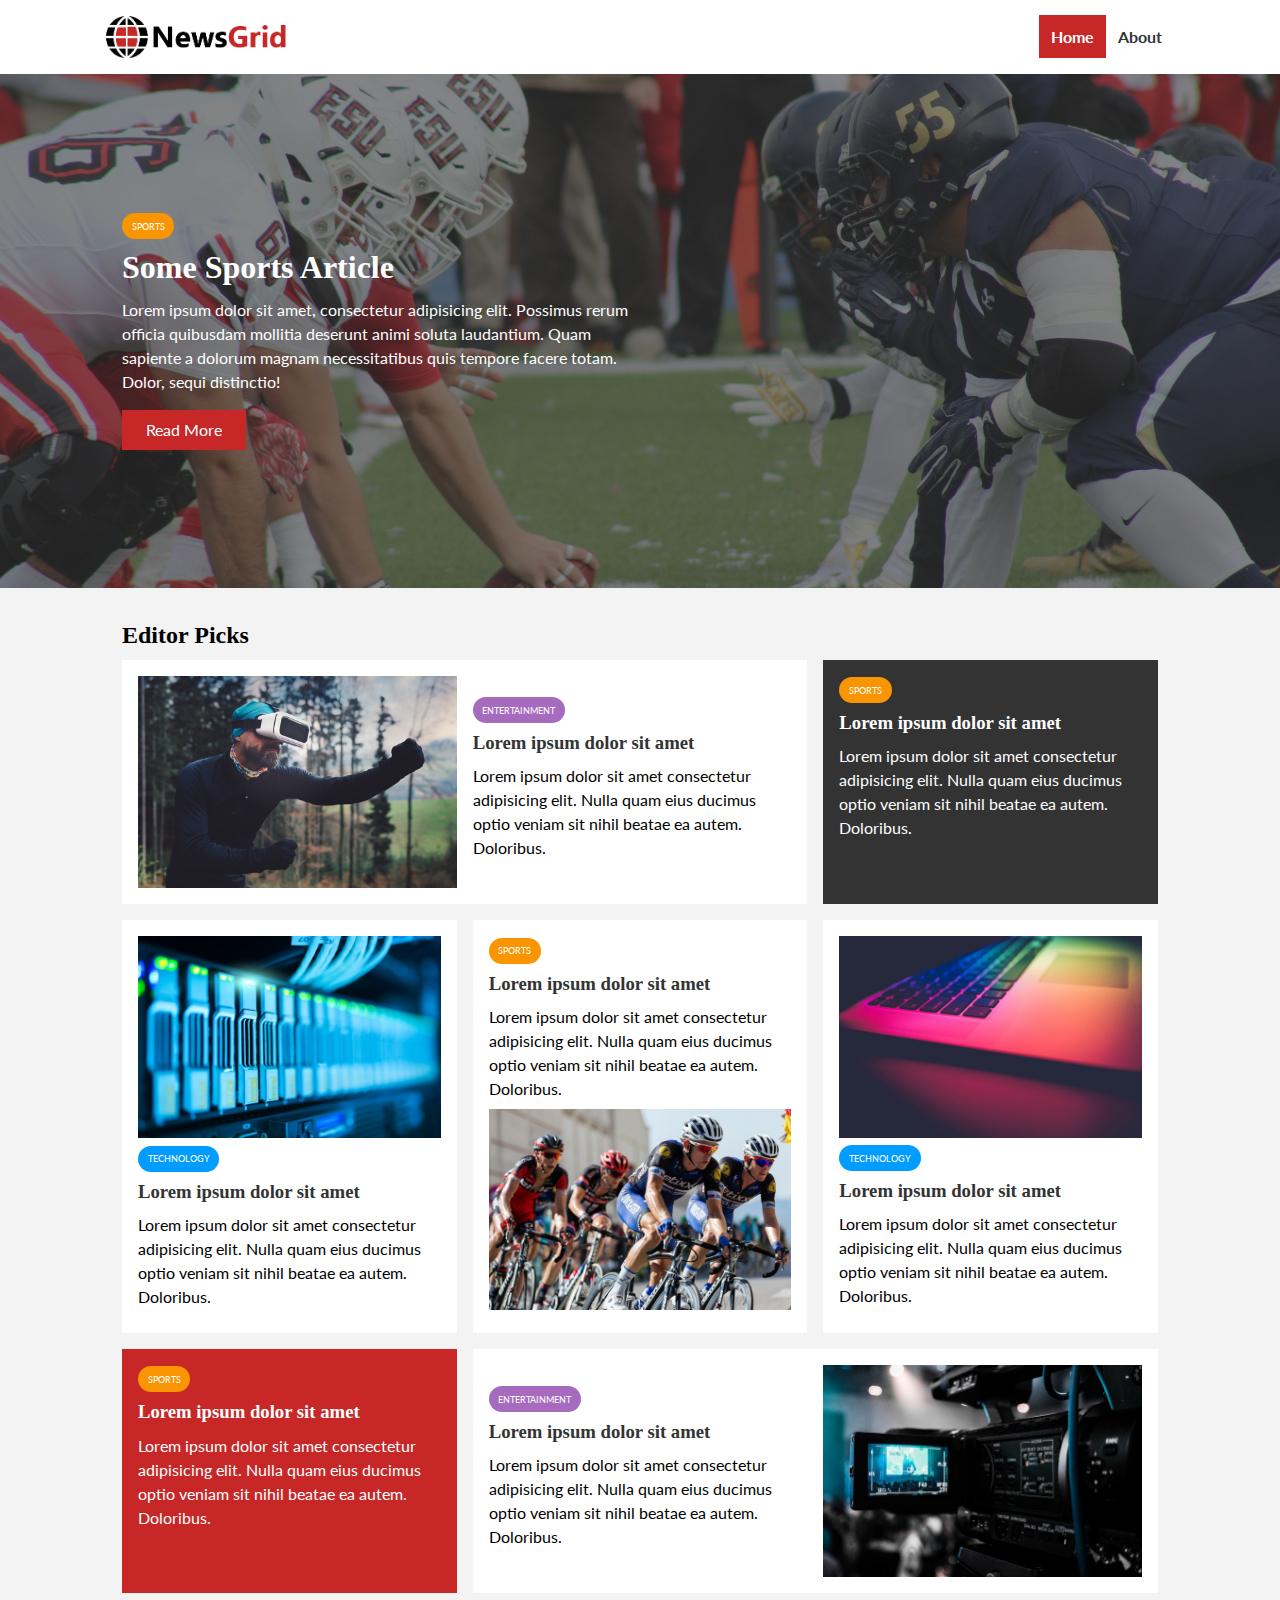
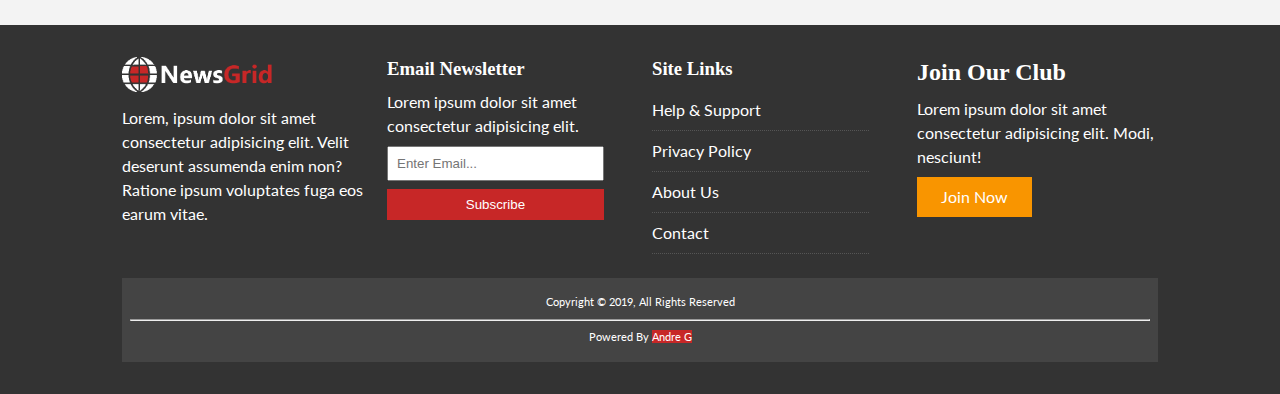
<file: index.html>
<!DOCTYPE html>
<html lang="en">
  <head>
    <meta charset="UTF-8" />
    <meta name="viewport" content="width=device-width, initial-scale=1.0" />
    <meta http-equiv="X-UA-Compatible" content="ie=edge" />
    <link
      rel="stylesheet"
      href="https://use.fontawesome.com/releases/v5.6.3/css/all.css"
      integrity="sha384-UHRtZLI+pbxtHCWp1t77Bi1L4ZtiqrqD80Kn4Z8NTSRyMA2Fd33n5dQ8lWUE00s/"
      crossorigin="anonymous"
    />
    <link
      href="https://fonts.googleapis.com/css?family=Lato|Staatliches"
      rel="stylesheet"
    />
    <link rel="stylesheet" href="css/style.css" />
    <link
      rel="stylesheet"
      media="screen and (max-width: 768px)"
      href="css/mobile.css"
    />
    <link rel="shortcut icon" type="image/x-icon" href="favicon.ico" />
    <title>NewsGrid | Latest News</title>
  </head>
  <body>
    <nav id="main-nav">
      <div class="container">
        <img src="img/logo.png" alt="NewsGrid" class="logo" />
        <div class="social">
          <a href="http://facebook.com" target="_blank"
            ><i class="fab fa-facebook fa-2x"></i
          ></a>
          <a href="http://twitter.com" target="_blank"
            ><i class="fab fa-twitter fa-2x"></i
          ></a>
          <a href="http://instagram.com" target="_blank"
            ><i class="fab fa-instagram fa-2x"></i
          ></a>
          <a href="http://youtube.com" target="_blank"
            ><i class="fab fa-youtube fa-2x"></i
          ></a>
        </div>
        <ul>
          <li><a class="current" href="index.html">Home</a></li>
          <li><a href="about.html">About</a></li>
        </ul>
      </div>
    </nav>

    <!-- Showcase -->
    <header id="showcase">
      <div class="container">
        <div class="showcase-container">
          <div class="showcase-content">
            <div class="category category-sports">Sports</div>
            <h1>Some Sports Article</h1>
            <p>
              Lorem ipsum dolor sit amet, consectetur adipisicing elit. Possimus
              rerum officia quibusdam mollitia deserunt animi soluta laudantium.
              Quam sapiente a dolorum magnam necessitatibus quis tempore facere
              totam. Dolor, sequi distinctio!
            </p>
            <a href="article.html" class="btn btn-primary">Read More</a>
          </div>
        </div>
      </div>
    </header>

    <!-- Home Articles -->
    <section id="home-articles" class="py-2">
      <div class="container">
        <h2>Editor Picks</h2>
        <div class="articles-container">
          <article class="card">
            <img src="img/articles/ent1.jpg" alt="" />
            <div>
              <div class="category category-ent">Entertainment</div>
              <h3>
                <a href="article.html">Lorem ipsum dolor sit amet</a>
              </h3>
              <p>
                Lorem ipsum dolor sit amet consectetur adipisicing elit. Nulla
                quam eius ducimus optio veniam sit nihil beatae ea autem.
                Doloribus.
              </p>
            </div>
          </article>
          <article class="card bg-dark">
            <div class="category category-sports">Sports</div>
            <h3>
              <a href="article.html">Lorem ipsum dolor sit amet</a>
            </h3>
            <p>
              Lorem ipsum dolor sit amet consectetur adipisicing elit. Nulla
              quam eius ducimus optio veniam sit nihil beatae ea autem.
              Doloribus.
            </p>
          </article>
          <article class="card">
            <img src="img/articles/tech1.jpg" alt="" />
            <div class="category category-tech">Technology</div>
            <h3>
              <a href="article.html">Lorem ipsum dolor sit amet</a>
            </h3>
            <p>
              Lorem ipsum dolor sit amet consectetur adipisicing elit. Nulla
              quam eius ducimus optio veniam sit nihil beatae ea autem.
              Doloribus.
            </p>
          </article>
          <article class="card">
            <div class="category category-sports">Sports</div>
            <h3>
              <a href="article.html">Lorem ipsum dolor sit amet</a>
            </h3>
            <p>
              Lorem ipsum dolor sit amet consectetur adipisicing elit. Nulla
              quam eius ducimus optio veniam sit nihil beatae ea autem.
              Doloribus.
            </p>
            <img src="img/articles/sports1.jpg" alt="" />
          </article>
          <article class="card">
            <img src="img/articles/tech2.jpg" alt="" />
            <div class="category category-tech">Technology</div>
            <h3>
              <a href="article.html">Lorem ipsum dolor sit amet</a>
            </h3>
            <p>
              Lorem ipsum dolor sit amet consectetur adipisicing elit. Nulla
              quam eius ducimus optio veniam sit nihil beatae ea autem.
              Doloribus.
            </p>
          </article>
          <article class="card bg-primary">
            <div class="category category-sports">Sports</div>
            <h3>
              <a href="article.html">Lorem ipsum dolor sit amet</a>
            </h3>
            <p>
              Lorem ipsum dolor sit amet consectetur adipisicing elit. Nulla
              quam eius ducimus optio veniam sit nihil beatae ea autem.
              Doloribus.
            </p>
          </article>
          <article class="card">
            <div>
              <div class="category category-ent">Entertainment</div>
              <h3>
                <a href="article.html">Lorem ipsum dolor sit amet</a>
              </h3>
              <p>
                Lorem ipsum dolor sit amet consectetur adipisicing elit. Nulla
                quam eius ducimus optio veniam sit nihil beatae ea autem.
                Doloribus.
              </p>
            </div>
            <img src="img/articles/ent2.jpg" alt="" />
          </article>
        </div>
      </div>
    </section>

    <!-- Footer -->
    <footer id="main-footer" class="py-2">
      <div class="container footer-container">
        <div>
          <img src="img/logo_light.png" alt="NewsGrid" />
          <p>
            Lorem, ipsum dolor sit amet consectetur adipisicing elit. Velit
            deserunt assumenda enim non? Ratione ipsum voluptates fuga eos earum
            vitae.
          </p>
        </div>
        <div>
          <h3>Email Newsletter</h3>
          <p>Lorem ipsum dolor sit amet consectetur adipisicing elit.</p>
          <form name="contact" method="post" data-netlify="true">
            <input type="email" placeholder="Enter Email..." />
            <input type="submit" value="Subscribe" class="btn btn-primary" />
          </form>
        </div>
        <div>
          <h3>Site Links</h3>
          <ul class="list">
            <li><a href="#">Help & Support</a></li>
            <li><a href="#">Privacy Policy</a></li>
            <li><a href="#">About Us</a></li>
            <li><a href="#">Contact</a></li>
          </ul>
        </div>
        <div>
          <h2>Join Our Club</h2>
          <p>
            Lorem ipsum dolor sit amet consectetur adipisicing elit. Modi,
            nesciunt!
          </p>
          <a href="#" class="btn btn-secondary">Join Now</a>
        </div>
        <div>
          <p>Copyright &copy; 2019, All Rights Reserved</p>
          <hr />
          <p>
            Powered By
            <a
              href="https://linktr.ee/Mowixi_?utm_source=linktree_profile_share&ltsid=664c2989-1662-44e7-a70c-f04692b08d9b"
              class="btn-primary"
              target="_blank"
              >Andre G</a
            >
          </p>
        </div>
      </div>
    </footer>
  </body>
</html>
</file>
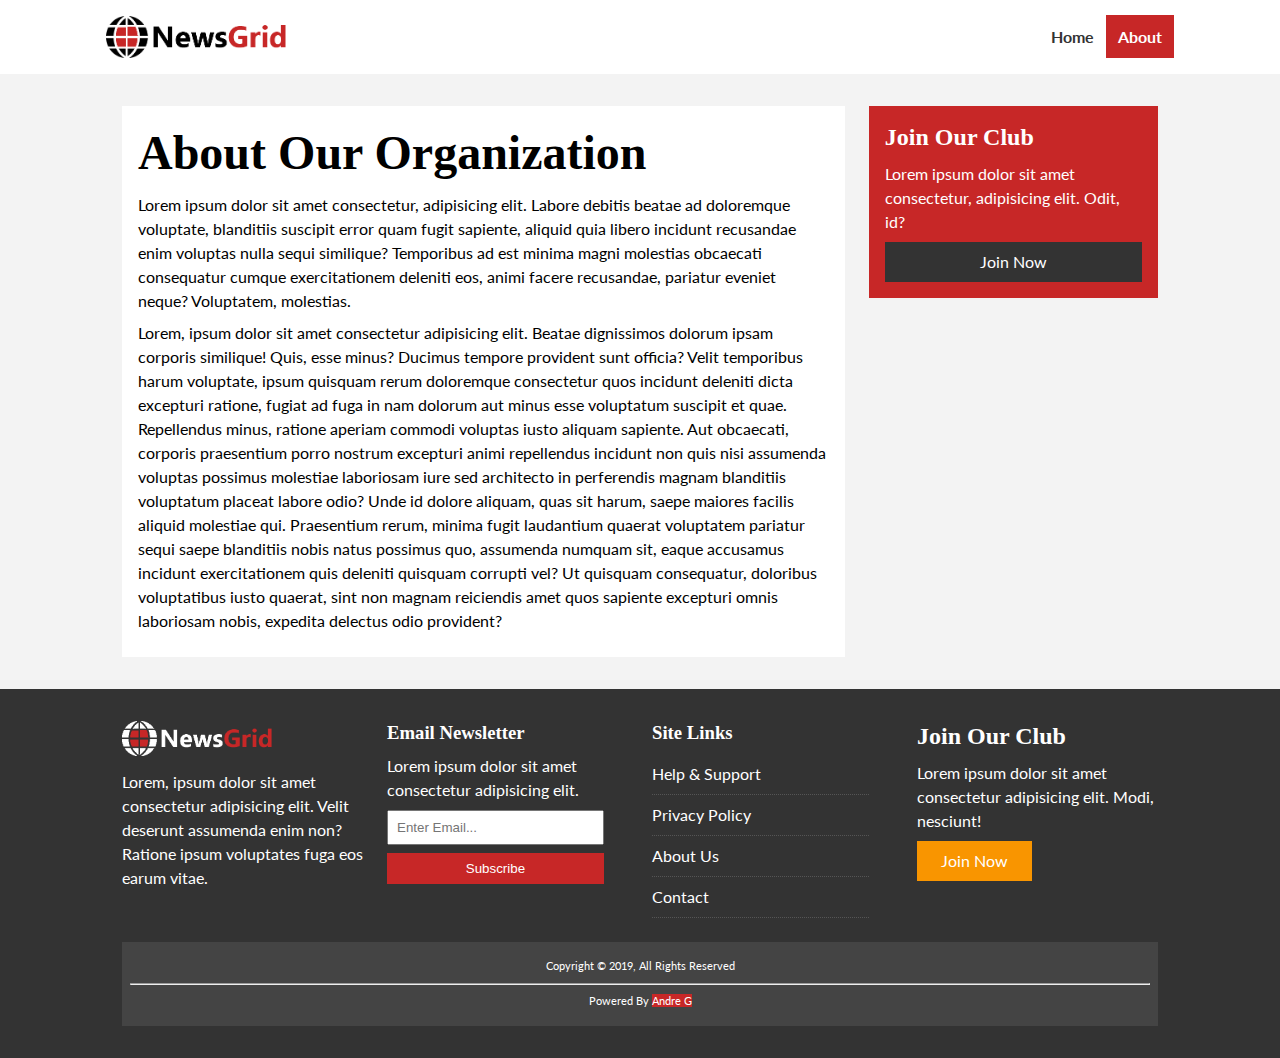
<file: about.html>
<!DOCTYPE html>
<html lang="en">
  <head>
    <meta charset="UTF-8" />
    <meta name="viewport" content="width=device-width, initial-scale=1.0" />
    <meta http-equiv="X-UA-Compatible" content="ie=edge" />
    <link
      rel="stylesheet"
      href="https://use.fontawesome.com/releases/v5.6.3/css/all.css"
      integrity="sha384-UHRtZLI+pbxtHCWp1t77Bi1L4ZtiqrqD80Kn4Z8NTSRyMA2Fd33n5dQ8lWUE00s/"
      crossorigin="anonymous"
    />
    <link
      href="https://fonts.googleapis.com/css?family=Lato|Staatliches"
      rel="stylesheet"
    />
    <link rel="stylesheet" href="css/style.css" />
    <link
      rel="stylesheet"
      media="screen and (max-width: 768px)"
      href="css/mobile.css"
    />
    <link rel="shortcut icon" type="image/x-icon" href="favicon.ico" />
    <title>NewsGrid | About</title>
  </head>
  <body>
    <nav id="main-nav">
      <div class="container">
        <img src="img/logo.png" alt="NewsGrid" class="logo" />
        <div class="social">
          <a href="http://facebook.com" target="_blank"
            ><i class="fab fa-facebook fa-2x"></i
          ></a>
          <a href="http://twitter.com" target="_blank"
            ><i class="fab fa-twitter fa-2x"></i
          ></a>
          <a href="http://instagram.com" target="_blank"
            ><i class="fab fa-instagram fa-2x"></i
          ></a>
          <a href="http://youtube.com" target="_blank"
            ><i class="fab fa-youtube fa-2x"></i
          ></a>
        </div>
        <ul>
          <li><a href="index.html">Home</a></li>
          <li><a class="current" href="about.html">About</a></li>
        </ul>
      </div>
    </nav>

    <section id="about">
      <div class="container">
        <div class="page-container">
          <article class="card">
            <h1 class="l-heading">About Our Organization</h1>
            <p>
              Lorem ipsum dolor sit amet consectetur, adipisicing elit. Labore
              debitis beatae ad doloremque voluptate, blanditiis suscipit error
              quam fugit sapiente, aliquid quia libero incidunt recusandae enim
              voluptas nulla sequi similique? Temporibus ad est minima magni
              molestias obcaecati consequatur cumque exercitationem deleniti
              eos, animi facere recusandae, pariatur eveniet neque? Voluptatem,
              molestias.
            </p>
            <p>
              Lorem, ipsum dolor sit amet consectetur adipisicing elit. Beatae
              dignissimos dolorum ipsam corporis similique! Quis, esse minus?
              Ducimus tempore provident sunt officia? Velit temporibus harum
              voluptate, ipsum quisquam rerum doloremque consectetur quos
              incidunt deleniti dicta excepturi ratione, fugiat ad fuga in nam
              dolorum aut minus esse voluptatum suscipit et quae. Repellendus
              minus, ratione aperiam commodi voluptas iusto aliquam sapiente.
              Aut obcaecati, corporis praesentium porro nostrum excepturi animi
              repellendus incidunt non quis nisi assumenda voluptas possimus
              molestiae laboriosam iure sed architecto in perferendis magnam
              blanditiis voluptatum placeat labore odio? Unde id dolore aliquam,
              quas sit harum, saepe maiores facilis aliquid molestiae qui.
              Praesentium rerum, minima fugit laudantium quaerat voluptatem
              pariatur sequi saepe blanditiis nobis natus possimus quo,
              assumenda numquam sit, eaque accusamus incidunt exercitationem
              quis deleniti quisquam corrupti vel? Ut quisquam consequatur,
              doloribus voluptatibus iusto quaerat, sint non magnam reiciendis
              amet quos sapiente excepturi omnis laboriosam nobis, expedita
              delectus odio provident?
            </p>
          </article>
          <aside class="card bg-primary">
            <h2>Join Our Club</h2>
            <p>
              Lorem ipsum dolor sit amet consectetur, adipisicing elit. Odit,
              id?
            </p>
            <a href="#" class="btn btn-dark btn-block">Join Now</a>
          </aside>
        </div>
      </div>
    </section>

    <!-- Footer -->
    <footer id="main-footer" class="py-2">
      <div class="container footer-container">
        <div>
          <img src="img/logo_light.png" alt="NewsGrid" />
          <p>
            Lorem, ipsum dolor sit amet consectetur adipisicing elit. Velit
            deserunt assumenda enim non? Ratione ipsum voluptates fuga eos earum
            vitae.
          </p>
        </div>
        <div>
          <h3>Email Newsletter</h3>
          <p>Lorem ipsum dolor sit amet consectetur adipisicing elit.</p>
          <form name="contact" method="post" data-netlify="true">
            <input type="email" placeholder="Enter Email..." />
            <input type="submit" value="Subscribe" class="btn btn-primary" />
          </form>
        </div>
        <div>
          <h3>Site Links</h3>
          <ul class="list">
            <li><a href="#">Help & Support</a></li>
            <li><a href="#">Privacy Policy</a></li>
            <li><a href="#">About Us</a></li>
            <li><a href="#">Contact</a></li>
          </ul>
        </div>
        <div>
          <h2>Join Our Club</h2>
          <p>
            Lorem ipsum dolor sit amet consectetur adipisicing elit. Modi,
            nesciunt!
          </p>
          <a href="#" class="btn btn-secondary">Join Now</a>
        </div>
        <div>
          <p>Copyright &copy; 2019, All Rights Reserved</p>
          <hr />
          <p>
            Powered By
            <a
              href="https://linktr.ee/Mowixi_?utm_source=linktree_profile_share&ltsid=664c2989-1662-44e7-a70c-f04692b08d9b"
              class="btn-primary"
              target="_blank"
              >Andre G</a
            >
          </p>
        </div>
      </div>
    </footer>
  </body>
</html>
</file>
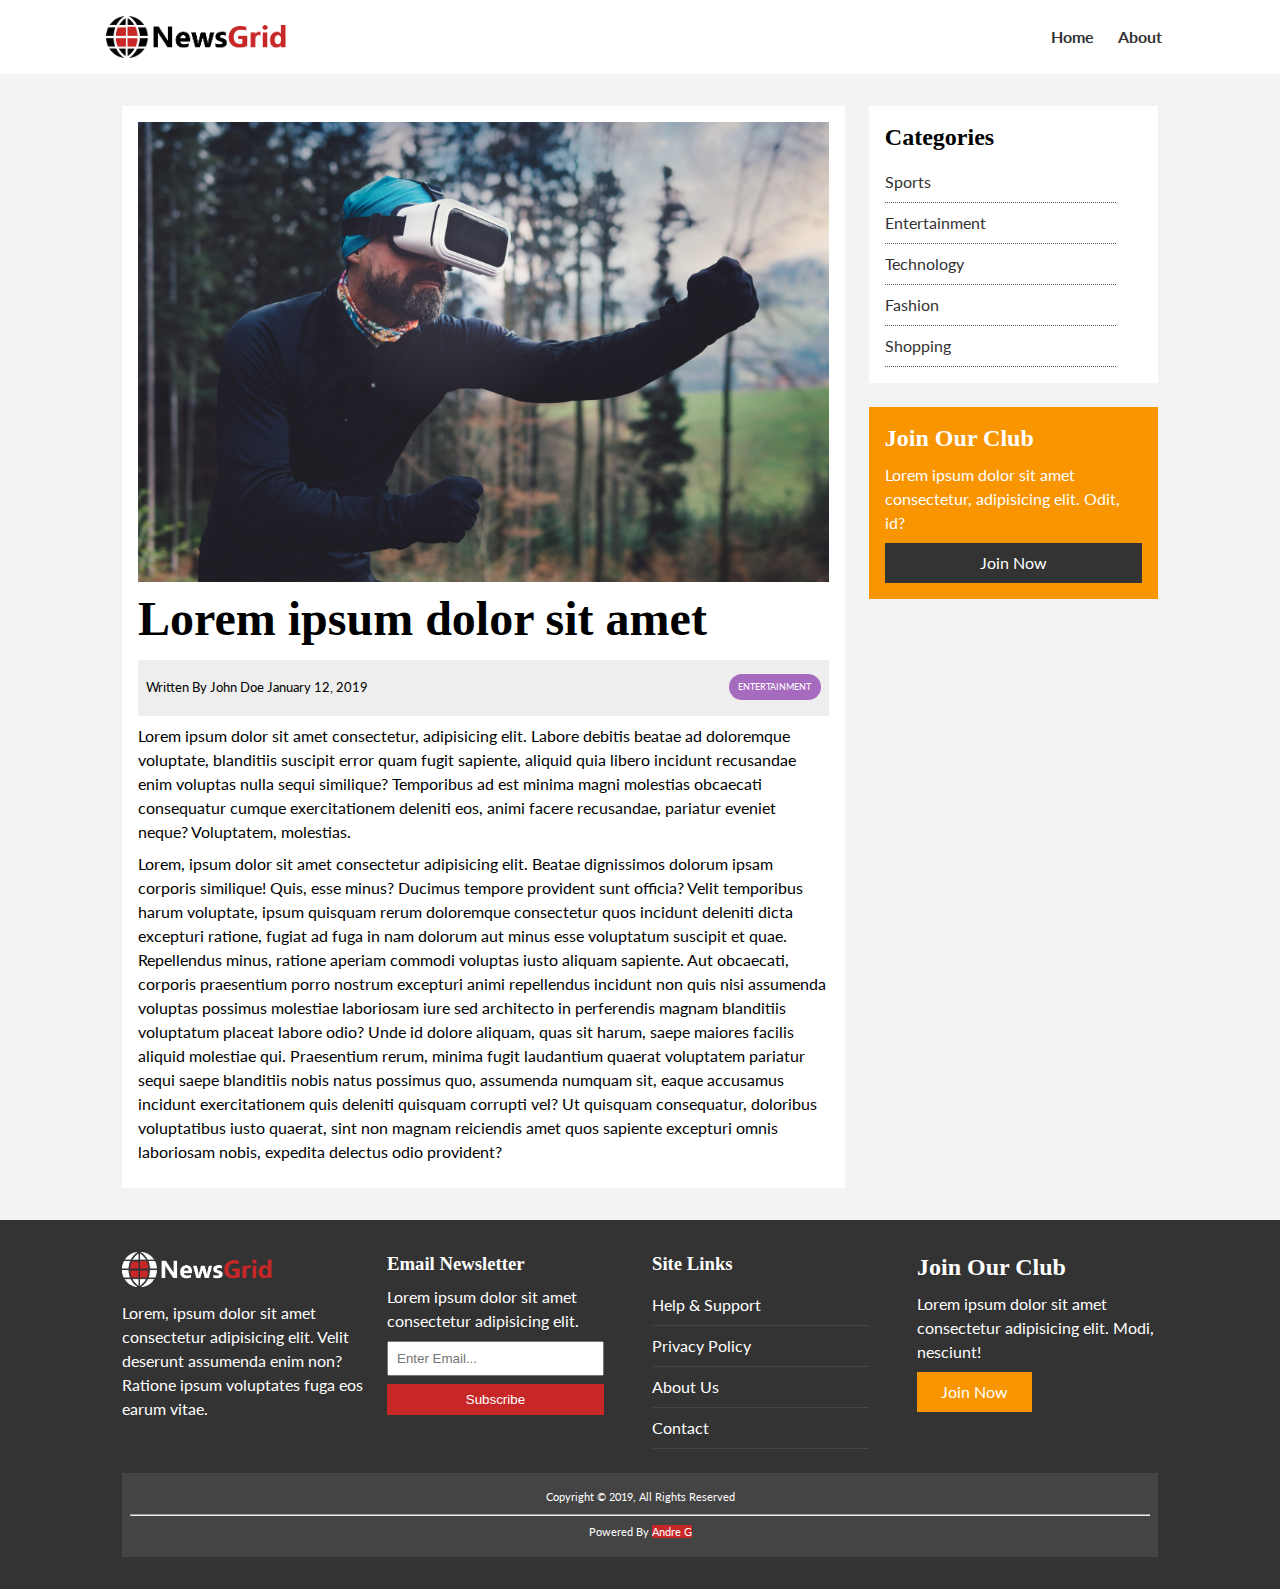
<file: article.html>
<!DOCTYPE html>
<html lang="en">
  <head>
    <meta charset="UTF-8" />
    <meta name="viewport" content="width=device-width, initial-scale=1.0" />
    <meta http-equiv="X-UA-Compatible" content="ie=edge" />
    <link
      rel="stylesheet"
      href="https://use.fontawesome.com/releases/v5.6.3/css/all.css"
      integrity="sha384-UHRtZLI+pbxtHCWp1t77Bi1L4ZtiqrqD80Kn4Z8NTSRyMA2Fd33n5dQ8lWUE00s/"
      crossorigin="anonymous"
    />
    <link
      href="https://fonts.googleapis.com/css?family=Lato|Staatliches"
      rel="stylesheet"
    />
    <link rel="stylesheet" href="css/style.css" />
    <link
      rel="stylesheet"
      media="screen and (max-width: 768px)"
      href="css/mobile.css"
    />
    <link rel="shortcut icon" type="image/x-icon" href="favicon.ico" />
    <title>NewsGrid | Latest News</title>
  </head>
  <body>
    <nav id="main-nav">
      <div class="container">
        <img src="img/logo.png" alt="NewsGrid" class="logo" />
        <div class="social">
          <a href="http://facebook.com" target="_blank"
            ><i class="fab fa-facebook fa-2x"></i
          ></a>
          <a href="http://twitter.com" target="_blank"
            ><i class="fab fa-twitter fa-2x"></i
          ></a>
          <a href="http://instagram.com" target="_blank"
            ><i class="fab fa-instagram fa-2x"></i
          ></a>
          <a href="http://youtube.com" target="_blank"
            ><i class="fab fa-youtube fa-2x"></i
          ></a>
        </div>
        <ul>
          <li><a href="index.html">Home</a></li>
          <li><a href="about.html">About</a></li>
        </ul>
      </div>
    </nav>

    <section id="article">
      <div class="container">
        <div class="page-container">
          <article class="card">
            <img src="img/articles/ent1.jpg" alt="" />
            <h1 class="l-heading">Lorem ipsum dolor sit amet</h1>
            <div class="meta">
              <small>
                <i class="fas fa-user"></i> Written By John Doe January 12, 2019
              </small>
              <div class="category category-ent">Entertainment</div>
            </div>
            <p>
              Lorem ipsum dolor sit amet consectetur, adipisicing elit. Labore
              debitis beatae ad doloremque voluptate, blanditiis suscipit error
              quam fugit sapiente, aliquid quia libero incidunt recusandae enim
              voluptas nulla sequi similique? Temporibus ad est minima magni
              molestias obcaecati consequatur cumque exercitationem deleniti
              eos, animi facere recusandae, pariatur eveniet neque? Voluptatem,
              molestias.
            </p>
            <p>
              Lorem, ipsum dolor sit amet consectetur adipisicing elit. Beatae
              dignissimos dolorum ipsam corporis similique! Quis, esse minus?
              Ducimus tempore provident sunt officia? Velit temporibus harum
              voluptate, ipsum quisquam rerum doloremque consectetur quos
              incidunt deleniti dicta excepturi ratione, fugiat ad fuga in nam
              dolorum aut minus esse voluptatum suscipit et quae. Repellendus
              minus, ratione aperiam commodi voluptas iusto aliquam sapiente.
              Aut obcaecati, corporis praesentium porro nostrum excepturi animi
              repellendus incidunt non quis nisi assumenda voluptas possimus
              molestiae laboriosam iure sed architecto in perferendis magnam
              blanditiis voluptatum placeat labore odio? Unde id dolore aliquam,
              quas sit harum, saepe maiores facilis aliquid molestiae qui.
              Praesentium rerum, minima fugit laudantium quaerat voluptatem
              pariatur sequi saepe blanditiis nobis natus possimus quo,
              assumenda numquam sit, eaque accusamus incidunt exercitationem
              quis deleniti quisquam corrupti vel? Ut quisquam consequatur,
              doloribus voluptatibus iusto quaerat, sint non magnam reiciendis
              amet quos sapiente excepturi omnis laboriosam nobis, expedita
              delectus odio provident?
            </p>
          </article>

          <aside id="categories" class="card">
            <h2>Categories</h2>
            <ul class="list">
              <li>
                <a href="#"><i class="fas fa-chevron-right"></i> Sports</a>
              </li>
              <li>
                <a href="#"
                  ><i class="fas fa-chevron-right"></i> Entertainment</a
                >
              </li>
              <li>
                <a href="#"><i class="fas fa-chevron-right"></i> Technology</a>
              </li>
              <li>
                <a href="#"><i class="fas fa-chevron-right"></i> Fashion</a>
              </li>
              <li>
                <a href="#"><i class="fas fa-chevron-right"></i> Shopping</a>
              </li>
            </ul>
          </aside>

          <aside class="card bg-secondary">
            <h2>Join Our Club</h2>
            <p>
              Lorem ipsum dolor sit amet consectetur, adipisicing elit. Odit,
              id?
            </p>
            <a href="#" class="btn btn-dark btn-block">Join Now</a>
          </aside>
        </div>
      </div>
    </section>

    <!-- Footer -->
    <footer id="main-footer" class="py-2">
      <div class="container footer-container">
        <div>
          <img src="img/logo_light.png" alt="NewsGrid" />
          <p>
            Lorem, ipsum dolor sit amet consectetur adipisicing elit. Velit
            deserunt assumenda enim non? Ratione ipsum voluptates fuga eos earum
            vitae.
          </p>
        </div>
        <div>
          <h3>Email Newsletter</h3>
          <p>Lorem ipsum dolor sit amet consectetur adipisicing elit.</p>
          <form name="contact" method="post" data-netlify="true">
            <input type="email" placeholder="Enter Email..." />
            <input type="submit" value="Subscribe" class="btn btn-primary" />
          </form>
        </div>
        <div>
          <h3>Site Links</h3>
          <ul class="list">
            <li><a href="#">Help & Support</a></li>
            <li><a href="#">Privacy Policy</a></li>
            <li><a href="#">About Us</a></li>
            <li><a href="#">Contact</a></li>
          </ul>
        </div>
        <div>
          <h2>Join Our Club</h2>
          <p>
            Lorem ipsum dolor sit amet consectetur adipisicing elit. Modi,
            nesciunt!
          </p>
          <a href="#" class="btn btn-secondary">Join Now</a>
        </div>
        <div>
          <p>Copyright &copy; 2019, All Rights Reserved</p>
          <hr />
          <p>
            Powered By
            <a
              href="https://linktr.ee/Mowixi_?utm_source=linktree_profile_share&ltsid=664c2989-1662-44e7-a70c-f04692b08d9b"
              class="btn-primary"
              target="_blank"
              >Andre G</a
            >
          </p>
        </div>
      </div>
    </footer>
  </body>
</html>
</file>
<file: css/style.css>
:root {
  --primary-color: #c72727;
  --secondary-color: #f99500;
  --light-color: #f3f3f3;
  --dark-color: #333;
  --max-width: 1100px;
}

.category {
  --sports-color: #f99500;
  --ent-color: #a66bbe;
  --tech-color: #009cff;
}

* {
  padding: 0;
  margin: 0;
  box-sizing: border-box;
}

body {
  font-family: "Lato", sans-serif;
  line-height: 1.5;
  background: var(--light-color);
}

a {
  color: #333;
  text-decoration: none;
}

ul {
  list-style: none;
}

p {
  margin: 0.5rem 0;
}

img {
  width: 100%;
}

h1,
h2,
h3,
h4,
h5,
h6 {
  font-family: "Staaliches", cursive;
  margin-bottom: 0.55rem;
  line-height: 1.3;
}

/* Utility */
.container {
  max-width: var(--max-width);
  margin: auto;
  padding: 0 2rem;
  overflow: hidden;
}

.category {
  display: inline-block;
  color: #fff;
  font-size: 0.55rem;
  text-transform: uppercase;
  padding: 0.4rem 0.6rem;
  border-radius: 15px;
  margin-bottom: 0.5rem;
}

.category-sports {
  background: var(--sports-color);
}
.category-ent {
  background: var(--ent-color);
}
.category-tech {
  background: var(--tech-color);
}

.btn {
  display: inline-block;
  border: none;
  background: var(--dark-color);
  color: white;
  padding: 0.5rem 1.5rem;
}

.btn-light {
  background: var(--light-color);
}
.btn-primary {
  background: var(--primary-color);
}
.btn-secondary {
  background: var(--secondary-color);
}

.btn-block {
  display: block;
  width: 100%;
  text-align: center;
}

.btn:hover {
  opacity: 0.88;
}

.card {
  background: #fff;
  padding: 1rem;
}

.bg-dark {
  background: var(--dark-color);
  color: white;
}

.bg-primary {
  background: var(--primary-color);
  color: white;
}

.bg-secondary {
  background: var(--secondary-color);
  color: white;
}
.bg-dark h1,
.bg-dark h2,
.bg-dark h3,
.bg-dark a,
.bg-primary h1,
.bg-primary h2,
.bg-primary h3,
.bg-primary a,
.bg-secondary h1,
.bg-secondary h2,
.bg-secondary h3,
.bg-secondary a {
  color: white;
}
.py-1 {
  padding: 1.5rem 0;
}
.py-2 {
  padding: 2rem 0;
}
.py-3 {
  padding: 3rem 0;
}
.p-1 {
  padding: 1.5rem;
}
.p-2 {
  padding: 2rem;
}
.p-3 {
  padding: 3rem;
}

.l-heading {
  font-size: 3rem;
}

.list li {
  padding: 0.5rem 0;
  border-bottom: #555 dotted 1px;
  width: 90%;
}

.list a:hover {
  color: var(--primary-color) !important;
}

.page-container {
  display: grid;
  grid-template-columns: 5fr 2fr;
  margin: 2rem 0;
  grid-gap: 1.5rem;
}
.page-container > *:first-child {
  grid-row: 1 / span 3;
}
/* Navigation */
#main-nav {
  background: #fff;
  position: sticky;
  top: 0;
  z-index: 2;
}

#main-nav .container {
  display: grid;
  grid-template-columns: 6fr 3fr 2fr;
  padding: 1rem;
  align-items: center;
}

#main-nav .logo {
  width: 180px;
}

#main-nav ul {
  justify-self: end;
  display: flex;
}

#main-nav ul li a {
  padding: 0.75rem;
  font-weight: bold;
}

#main-nav ul li a.current {
  background: var(--primary-color);
  color: #fff;
}

#main-nav ul li a:hover {
  background: var(--light-color);
  color: var(--dark-color);
}

#main-nav .social {
  justify-self: center;
}

#main-nav .social i {
  color: #555;
  margin-right: 0.6rem;
}
/* Showcase */
#showcase {
  color: #fff;
  background: #333;
  padding: 2rem;
  position: relative;
}

#showcase:before {
  content: "";
  background: url("../img/featured.jpg") no-repeat center center/cover;
  position: absolute;
  top: 0;
  left: 0;
  width: 100%;
  height: 100%;
  opacity: 0.4;
}

#showcase .showcase-container {
  display: grid;
  grid-template-columns: repeat(2, 1fr);
  justify-content: center;
  align-items: center;
  height: 50vh;
}

#showcase .showcase-content {
  z-index: 1;
}

#showcase .showcase-content p {
  margin-bottom: 1rem;
}

/* Home Artichles */
#home-articles .articles-container {
  display: grid;
  grid-template-columns: repeat(3, 1fr);
  grid-gap: 1rem;
}

#home-articles .articles-container > *:first-child,
#home-articles .articles-container > *:last-child {
  display: grid;
  grid-template-columns: repeat(2, 1fr);
  gap: 1rem;
  align-items: center;
  grid-column: span 2;
}

#article .meta {
  display: flex;
  justify-content: space-between;
  align-items: center;
  background: #eee;
  padding: 0.5rem;
}

#article .meta .category {
  margin-top: 0.4rem;
}

/* Footer */
#main-footer {
  background: var(--dark-color);
  color: white;
}

#main-footer img {
  width: 150px;
}

#main-footer a {
  color: white;
}

#main-footer .footer-container {
  display: grid;
  grid-template-columns: repeat(4, 1fr);
  grid-gap: 1.5rem;
}

#main-footer .footer-container > *:last-child {
  background: #444;
  grid-column: 1 / span 4;
  text-align: center;
  padding: 0.5rem;
  font-size: 0.7rem;
}

#main-footer .footer-container input[type="email"] {
  width: 90%;
  padding: 0.5rem;
  margin-bottom: 0.5rem;
}
#main-footer .footer-container input[type="submit"] {
  width: 90%;
}
</file>
<file: css/mobile.css>
/* Navigation */
#main-nav .social {
  display: none;
}

#main-nav .container {
  grid-template-columns: 1fr;
  grid-gap: 1.2rem;
}

#main-nav ul,
#main-nav .logo {
  justify-self: center;
}

#main-nav ul li a {
  padding: 0.50rem;
}

#home-articles .articles-container {
  grid-template-columns: repeat(2, 1fr);
}

#home-articles .articles-container > *:first-child,
#home-articles .articles-container > *:last-child {
  grid-template-columns: 1fr;
  grid-column: 1;
}

@media(max-width: 600px) {
  /* Stack Grid Items */
  #showcase .showcase-container,
  #home-articles .articles-container,
  #main-footer .footer-container {
    grid-template-columns: 1fr;
  }

  #main-footer .footer-container > *:last-child {
    grid-column: 1;
  }

  #main-footer .footer-container > *:first-child,
  #main-footer .footer-container > *:nth-child(2){
    border-bottom: #444 dotted 1px;
    padding-bottom: 1rem;
  }

  .page-container {
    grid-template-columns: 1fr;
    text-align: center;
  }

  .page-container > *:first-child {
    grid-row: 1;
  }

  .l-heading {
    font-size: 2rem;
  }
}
</file>
